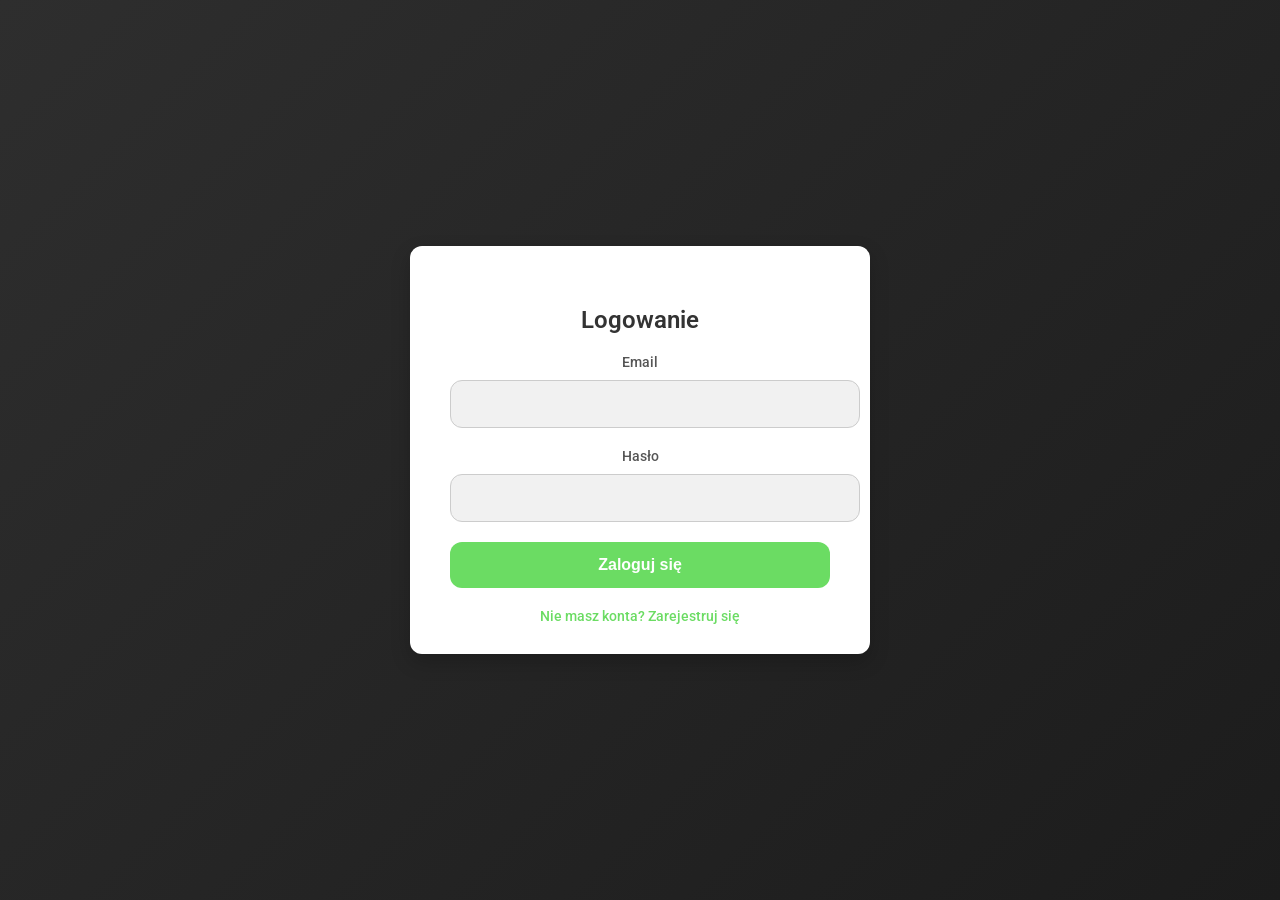
<file: login.html>
<!DOCTYPE html>
<html lang="pl">
<head>
    <meta charset="UTF-8">
    <meta name="viewport" content="width=device-width, initial-scale=1.0">
    <title>Logowanie i Rejestracja</title>
    <link href="https://fonts.googleapis.com/css2?family=Roboto:wght@400;500&display=swap" rel="stylesheet">
    <style>
:root {
    --bg: #333; /* Ciemne tło */
    --button: #6bdc63; /* Zielony */
    --text: white;
    --border-radius: 12px;
    --input-bg: #f1f1f1;
    --input-border: #ccc;
    --shadow: rgba(0, 0, 0, 0.2);
    --primary-font: 'Roboto', sans-serif;
}

body {
    font-family: var(--primary-font);
    background: linear-gradient(135deg, #2e2e2e, #1c1c1c); /* Gradient */
    display: flex;
    justify-content: center;
    align-items: center;
    height: 100vh;
    margin: 0;
    overflow: hidden;
    transition: background-color 0.3s ease;
}

.form-container {
    background-color: white;
    padding: 40px 40px 30px;
    border-radius: var(--border-radius);
    box-shadow: 0 8px 20px var(--shadow);
    width: 100%;
    max-width: 380px;
    transition: transform 0.3s ease, box-shadow 0.3s ease;
    text-align: center;
}

.form-container:hover {
    transform: translateY(-5px);
    box-shadow: 0 10px 30px rgba(0, 0, 0, 0.3);
}

h2 {
    font-size: 24px;
    color: #333;
    margin-bottom: 20px;
    font-weight: 600;
}

.input-group {
    margin-bottom: 20px;
}

.input-group input {
    width: 100%;
    padding: 14px;
    border: 1px solid var(--input-border);
    border-radius: var(--border-radius);
    background-color: var(--input-bg);
    font-size: 16px;
    transition: border-color 0.3s ease, background-color 0.3s ease;
}

.input-group input:focus {
    border-color: var(--button);
    outline: none;
    background-color: #fff;
}

.input-group label {
    display: block;
    margin-bottom: 10px;
    font-size: 14px;
    font-weight: 500;
    color: #555;
}

.btn {
    width: 100%;
    padding: 14px;
    background-color: var(--button);
    border: none;
    color: white;
    font-size: 16px;
    font-weight: 600;
    border-radius: var(--border-radius);
    cursor: pointer;
    transition: background-color 0.3s ease, transform 0.3s ease;
}

.btn:hover {
    background-color: #45a049;
    transform: translateY(-3px);
}

.btn:active {
    transform: translateY(1px);
}

.social-btn {
    width: 100%;
    padding: 14px;
    background-color: #db4437;
    border: none;
    color: white;
    font-size: 16px;
    font-weight: 600;
    border-radius: var(--border-radius);
    cursor: pointer;
    margin-top: 20px;
    transition: background-color 0.3s ease, transform 0.3s ease;
}

.social-btn:hover {
    background-color: #c1351d;
    transform: translateY(-3px);
}

.social-btn:active {
    transform: translateY(1px);
}

.toggle-links {
    margin-top: 20px;
    font-size: 14px;
}

.toggle-links a {
    color: var(--button);
    text-decoration: none;
    font-weight: 500;
}

.toggle-links a:hover {
    text-decoration: underline;
}

@media (max-width: 600px) {
    .form-container {
        padding: 30px 20px;
    }

    h2 {
        font-size: 20px;
    }

    .input-group input {
        font-size: 14px;
        padding: 12px;
    }

    .btn, .social-btn {
        padding: 12px;
        font-size: 14px;
    }
}

    </style>
</head>
<body>

    <div class="form-container" id="login-form">
        <h2>Logowanie</h2>
        <form action="login.php" method="POST">
            <div class="input-group">
                <label for="login-email">Email</label>
                <input type="email" id="login-email" name="email" required>
            </div>
            <div class="input-group">
                <label for="login-password">Hasło</label>
                <input type="password" id="login-password" name="password" required>
            </div>
            <button type="submit" class="btn">Zaloguj się</button>
        </form>
        <div class="toggle-links">
            <a href="javascript:void(0);" onclick="toggleForm()">Nie masz konta? Zarejestruj się</a>
        </div>
    </div>

    <div class="form-container" id="register-form" style="display: none;">
        <h2>Rejestracja</h2>
        <form action="register.php" method="POST">
            <div class="input-group">
                <label for="register-email">Email</label>
                <input type="email" id="register-email" name="email" required>
            </div>
            <div class="input-group">
                <label for="register-name">Imię</label>
                <input type="text" id="register-name" name="name" required>
            </div>
            <div class="input-group">
                <label for="register-password">Hasło</label>
                <input type="password" id="register-password" name="password" required>
            </div>
            <div class="input-group">
                <label for="register-confirm-password">Potwierdź hasło</label>
                <input type="password" id="register-confirm-password" name="confirm_password" required>
            </div>
            <button type="submit" class="btn">Zarejestruj się</button>
        </form>
        <div class="toggle-links">
            <a href="javascript:void(0);" onclick="toggleForm()">Masz już konto? Zaloguj się</a>
        </div>
    </div>

    <script>
        function toggleForm() {
            const loginForm = document.getElementById("login-form");
            const registerForm = document.getElementById("register-form");

            if (loginForm.style.display === "none") {
                loginForm.style.display = "block";
                registerForm.style.display = "none";
            } else {
                loginForm.style.display = "none";
                registerForm.style.display = "block";
            }
        }
    </script>

</body>
</html>
</file>
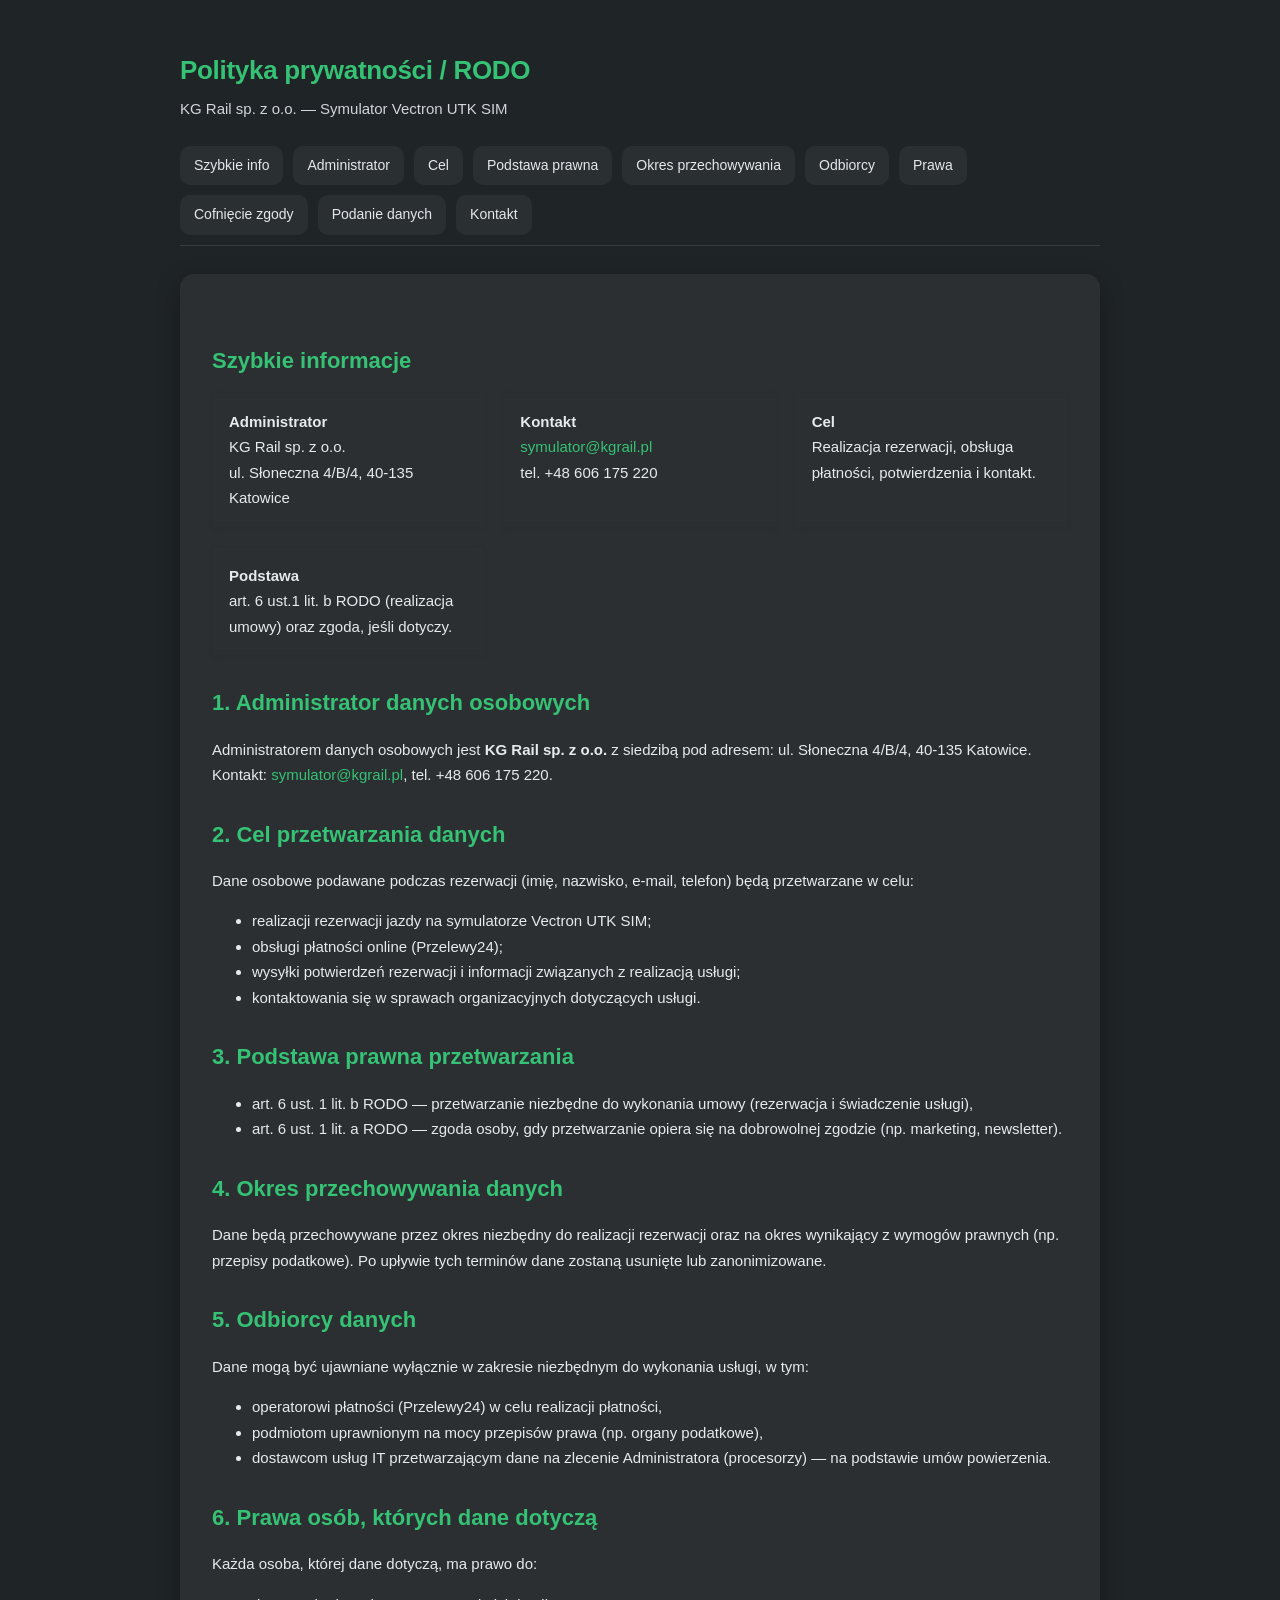
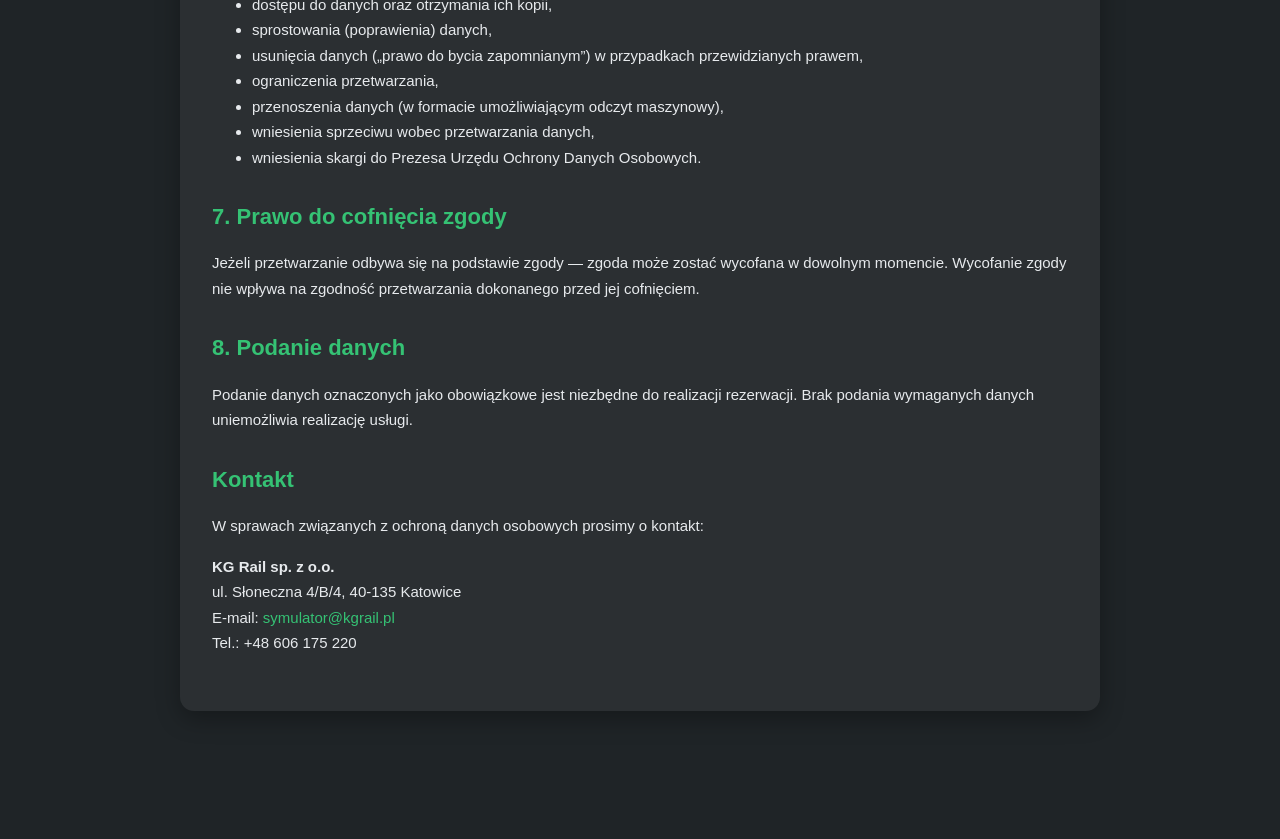
<file: Rodo.html>
<!DOCTYPE html>
<html lang="pl">
<head>
  <meta charset="utf-8" />
  <meta name="viewport" content="width=device-width,initial-scale=1" />
  <title>RODO / Polityka prywatności — KG Rail (Symulator Vectron)</title>
  <meta name="description" content="Polityka prywatności i zasady przetwarzania danych osobowych KG Rail sp. z o.o. przy rezerwacji jazdy na symulatorze Vectron UTK SIM." />
  <style>
:root {
  --bg: #1f2427;              /* ciemny grafit — eleganckie tło */
--card: #2b2f32;      /* grafitowe karty */
--text: #e7eaed;      /* jasny tekst */
--muted: #a1a5aa;
  --accent: #35c274;          /* świeży zielony akcent */
  --radius: 14px;
  --max-w: 960px;
  font-family: "Inter", "Segoe UI", Roboto, sans-serif;
  --cardbg : #262a2c;
}

* { box-sizing: border-box; }

body {
  margin: 0;
  background: var(--bg);
  color: var(--text);
  line-height: 1.7;
  -webkit-font-smoothing: antialiased;
}

.wrap {
  max-width: var(--max-w);
  margin: 48px auto;
  padding: 0 20px 80px;
}

header {
  margin-bottom: 20px;
}

h1 {
  color: var(--accent);
  font-size: 26px;
  margin: 0;
  letter-spacing: -0.3px;
}

.sub {
  color: #d1d5db;
  font-size: 15px;
  margin-top: 4px;
}

nav.toc {
  display: flex;
  flex-wrap: wrap;
  gap: 10px;
  margin: 24px 0 28px;
  padding-bottom: 10px;
  border-bottom: 1px solid rgba(255,255,255,0.1);
}

nav.toc a {
  text-decoration: none;
  color: #e5e7eb;
  background: rgba(255,255,255,0.05);
  padding: 8px 14px;
  border-radius: 10px;
  font-size: 14px;
  transition: 0.2s;
}

nav.toc a:hover {
  background: rgba(53,194,116,0.2);
  color: var(--accent);
}

.card {
  background: var(--card);
  border-radius: var(--radius);
  box-shadow: 0 8px 24px rgba(0,0,0,0.3);
  padding: 40px 32px;
  color: var(--text);
}

h2 {
  color: var(--accent);
  margin-top: 28px;
  margin-bottom: 12px;
  font-size: 22px;
}

.summary {
  display: grid;
  grid-template-columns: repeat(auto-fit, minmax(240px, 1fr));
  gap: 18px;
  margin-top: 12px;
}

.summary div {
  background: var(--cardbg)
  border-radius: 12px;
  border: 1px solid rgba(0,0,0,0.05);
  padding: 16px;
  font-size: 15px;
  box-shadow: 0 2px 6px rgba(0,0,0,0.05);
}

a {
  color: var(--accent);
  text-decoration: none;
  transition: color 0.2s;
}

a:hover {
  color: #24985c;
  text-decoration: underline;
}

p, ul {
  font-size: 15px;
  color: var(--text);
}

@media (max-width: 640px) {
  .wrap { padding: 14px; }
  h1 { font-size: 22px; }
  h2 { font-size: 18px; }
  nav.toc a { font-size: 13px; padding: 6px 10px; }
}


  </style>
</head>
<body>
  <div class="wrap" role="document">
    <header>
      <div>
        <h1>Polityka prywatności / RODO</h1>
        <div class="sub">KG Rail sp. z o.o. — Symulator Vectron UTK SIM</div>
      </div>
    </header>

    <nav class="toc" aria-label="Spis treści">
      <a href="#summary">Szybkie info</a>
      <a href="#administrator">Administrator</a>
      <a href="#cel">Cel</a>
      <a href="#podstawa">Podstawa prawna</a>
      <a href="#okres">Okres przechowywania</a>
      <a href="#odbiorcy">Odbiorcy</a>
      <a href="#prawa">Prawa</a>
      <a href="#cof">Cofnięcie zgody</a>
      <a href="#podanie">Podanie danych</a>
      <a href="#kontakt">Kontakt</a>
    </nav>

    <section class="card" id="policy">
      <h2 id="summary">Szybkie informacje</h2>
      <div class="summary" role="region" aria-label="Szybkie informacje">
        <div><strong>Administrator</strong><br>KG Rail sp. z o.o.<br>ul. Słoneczna 4/B/4, 40-135 Katowice</div>
        <div><strong>Kontakt</strong><br><a href="mailto:symulator@kgrail.pl" style="color:var(--accent)">symulator@kgrail.pl</a><br>tel. +48 606 175 220</div>
        <div><strong>Cel</strong><br>Realizacja rezerwacji, obsługa płatności, potwierdzenia i kontakt.</div>
        <div><strong>Podstawa</strong><br>art. 6 ust.1 lit. b RODO (realizacja umowy) oraz zgoda, jeśli dotyczy.</div>
      </div>

      <h2 id="administrator">1. Administrator danych osobowych</h2>
      <p>Administratorem danych osobowych jest <strong>KG Rail sp. z o.o.</strong> z siedzibą pod adresem: ul. Słoneczna 4/B/4, 40-135 Katowice. Kontakt: <a href="mailto:symulator@kgrail.pl" style="color:var(--accent)">symulator@kgrail.pl</a>, tel. +48 606 175 220.</p>

      <h2 id="cel">2. Cel przetwarzania danych</h2>
      <p>Dane osobowe podawane podczas rezerwacji (imię, nazwisko, e-mail, telefon) będą przetwarzane w celu:</p>
      <ul>
        <li>realizacji rezerwacji jazdy na symulatorze Vectron UTK SIM;</li>
        <li>obsługi płatności online (Przelewy24);</li>
        <li>wysyłki potwierdzeń rezerwacji i informacji związanych z realizacją usługi;</li>
        <li>kontaktowania się w sprawach organizacyjnych dotyczących usługi.</li>
      </ul>

      <h2 id="podstawa">3. Podstawa prawna przetwarzania</h2>
      <ul>
        <li>art. 6 ust. 1 lit. b RODO — przetwarzanie niezbędne do wykonania umowy (rezerwacja i świadczenie usługi),</li>
        <li>art. 6 ust. 1 lit. a RODO — zgoda osoby, gdy przetwarzanie opiera się na dobrowolnej zgodzie (np. marketing, newsletter).</li>
      </ul>

      <h2 id="okres">4. Okres przechowywania danych</h2>
      <p>Dane będą przechowywane przez okres niezbędny do realizacji rezerwacji oraz na okres wynikający z wymogów prawnych (np. przepisy podatkowe). Po upływie tych terminów dane zostaną usunięte lub zanonimizowane.</p>

      <h2 id="odbiorcy">5. Odbiorcy danych</h2>
      <p>Dane mogą być ujawniane wyłącznie w zakresie niezbędnym do wykonania usługi, w tym:</p>
      <ul>
        <li>operatorowi płatności (Przelewy24) w celu realizacji płatności,</li>
        <li>podmiotom uprawnionym na mocy przepisów prawa (np. organy podatkowe),</li>
        <li>dostawcom usług IT przetwarzającym dane na zlecenie Administratora (procesorzy) — na podstawie umów powierzenia.</li>
      </ul>

      <h2 id="prawa">6. Prawa osób, których dane dotyczą</h2>
      <p>Każda osoba, której dane dotyczą, ma prawo do:</p>
      <ul>
        <li>dostępu do danych oraz otrzymania ich kopii,</li>
        <li>sprostowania (poprawienia) danych,</li>
        <li>usunięcia danych („prawo do bycia zapomnianym”) w przypadkach przewidzianych prawem,</li>
        <li>ograniczenia przetwarzania,</li>
        <li>przenoszenia danych (w formacie umożliwiającym odczyt maszynowy),</li>
        <li>wniesienia sprzeciwu wobec przetwarzania danych,</li>
        <li>wniesienia skargi do Prezesa Urzędu Ochrony Danych Osobowych.</li>
      </ul>

      <h2 id="cof">7. Prawo do cofnięcia zgody</h2>
      <p>Jeżeli przetwarzanie odbywa się na podstawie zgody — zgoda może zostać wycofana w dowolnym momencie. Wycofanie zgody nie wpływa na zgodność przetwarzania dokonanego przed jej cofnięciem.</p>

      <h2 id="podanie">8. Podanie danych</h2>
      <p>Podanie danych oznaczonych jako obowiązkowe jest niezbędne do realizacji rezerwacji. Brak podania wymaganych danych uniemożliwia realizację usługi.</p>

      <h2 id="kontakt">Kontakt</h2>
      <p>W sprawach związanych z ochroną danych osobowych prosimy o kontakt:</p>
      <p><strong>KG Rail sp. z o.o.</strong><br>
      ul. Słoneczna 4/B/4, 40-135 Katowice<br>
      E-mail: <a href="mailto:symulator@kgrail.pl" style="color:var(--accent)">symulator@kgrail.pl</a><br>
      Tel.: +48 606 175 220</p>
    </section>
  </div>
</body>
</html>
</file>
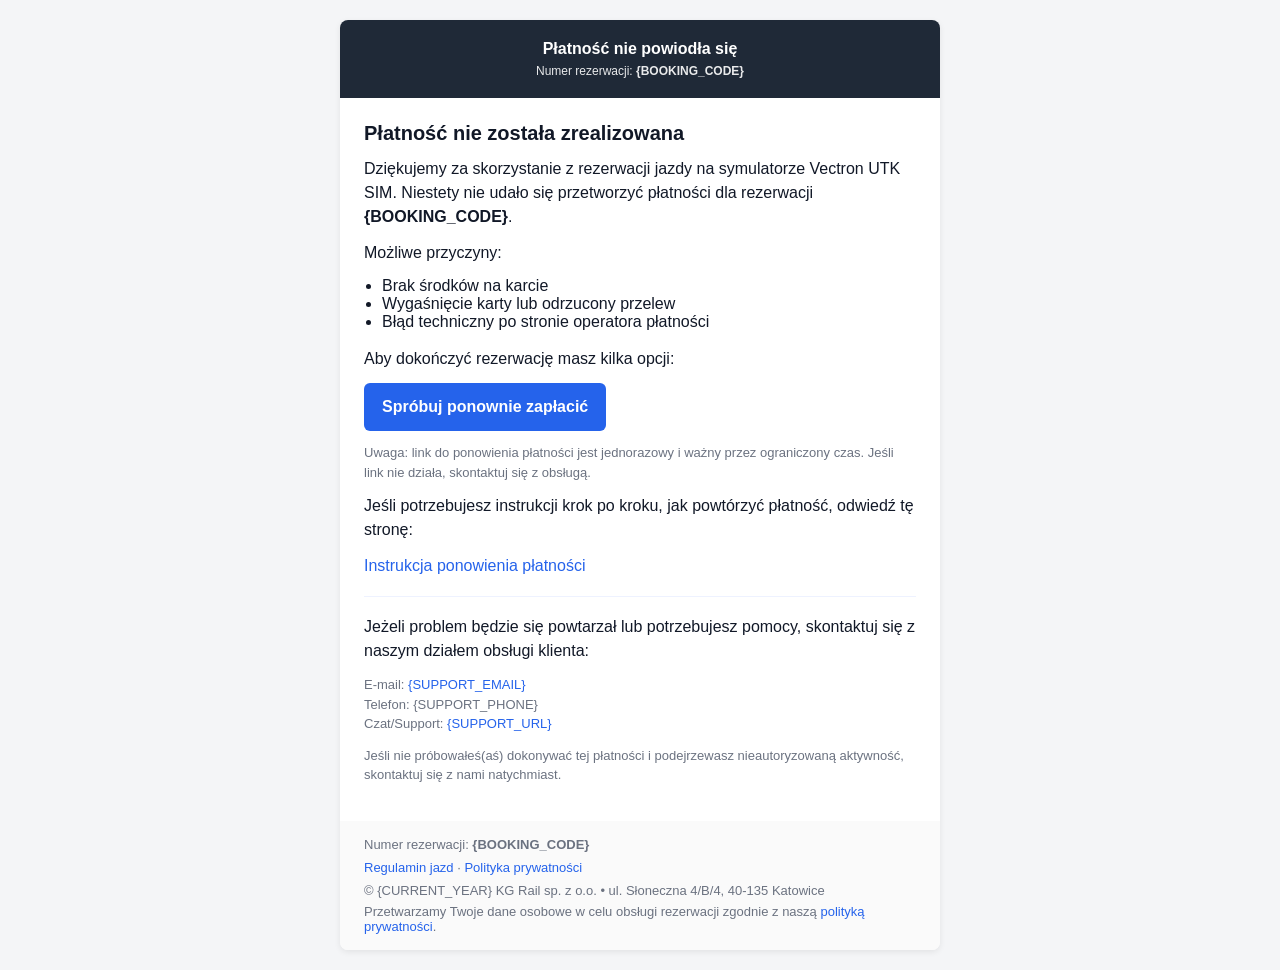
<file: templates/payment-failed.html>
<!doctype html>
<html lang="pl">
<head>
  <meta charset="utf-8" />
  <meta name="viewport" content="width=device-width,initial-scale=1" />
  <title>Płatność nie powiodła się — {BOOKING_CODE}</title>
  <style>
    /* Proste style przyjazne do maili */
    body { font-family: -apple-system, BlinkMacSystemFont, "Segoe UI", Roboto, "Helvetica Neue", Arial, sans-serif; background-color: #f4f5f7; margin: 0; padding: 20px; }
    .email-wrapper { max-width: 600px; margin: 0 auto; background: #ffffff; border-radius: 8px; overflow: hidden; box-shadow: 0 2px 6px rgba(0,0,0,0.08); }
    .header { padding: 20px; text-align: center; background: #1f2937; color: #fff; }
    .logo { max-height: 42px; display:block; margin: 0 auto 8px; }
    .content { padding: 24px; color: #111827; }
    h1 { font-size: 20px; margin: 0 0 12px; }
    p { margin: 0 0 12px; line-height: 1.5; }
    .reason-list { margin: 8px 0 16px; padding-left: 18px; }
    .button { display: inline-block; padding: 12px 18px; border-radius: 6px; text-decoration: none; font-weight: 600; }
    .btn-primary { background: #2563eb; color: #ffffff; }
    .muted { color: #6b7280; font-size: 13px; }
    .footer { padding: 16px 24px; font-size: 13px; color: #6b7280; background: #fafafa; }
    .links { margin-top:6px; }
    a.inline { color: #2563eb; text-decoration: none; }
    @media (max-width: 480px) { .content { padding: 16px; } }
  </style>
</head>
<body>
  <div class="email-wrapper" role="article" aria-label="Płatność nie powiodła się">
    <div class="header">
      <!-- Opcjonalnie wstawić logo, albo zostawić tekst -->
      <!-- <img src="{LOGO_URL}" alt="Symulator Vectron - Logo" class="logo" /> -->
      <strong>Płatność nie powiodła się</strong>
      <div style="font-size:12px; margin-top:6px; opacity:0.9;">Numer rezerwacji: <strong>{BOOKING_CODE}</strong></div>
    </div>

    <div class="content">
      <h1>Płatność nie została zrealizowana</h1>
      <p>Dziękujemy za skorzystanie z rezerwacji jazdy na symulatorze Vectron UTK SIM. Niestety nie udało się przetworzyć płatności dla rezerwacji <strong>{BOOKING_CODE}</strong>.</p>

      <p>Możliwe przyczyny:</p>
      <ul class="reason-list">
        <li>Brak środków na karcie</li>
        <li>Wygaśnięcie karty lub odrzucony przelew</li>
        <li>Błąd techniczny po stronie operatora płatności</li>
      </ul>

      <p>Aby dokończyć rezerwację masz kilka opcji:</p>
      <p>
        <a href="{RETRY_PAYMENT_URL}" class="button btn-primary" target="_blank" rel="noopener">Spróbuj ponownie zapłacić</a>
      </p>

      <p class="muted">Uwaga: link do ponowienia płatności jest jednorazowy i ważny przez ograniczony czas. Jeśli link nie działa, skontaktuj się z obsługą.</p>

      <p>Jeśli potrzebujesz instrukcji krok po kroku, jak powtórzyć płatność, odwiedź tę stronę:</p>
      <p><a href="{PAYMENT_INSTRUCTIONS_URL}" class="inline" target="_blank" rel="noopener">Instrukcja ponowienia płatności</a></p>

      <hr style="border:none;border-top:1px solid #eef2ff;margin:18px 0;" />

      <p>Jeżeli problem będzie się powtarzał lub potrzebujesz pomocy, skontaktuj się z naszym działem obsługi klienta:</p>
      <p class="muted">
        E-mail: <a href="mailto:{SUPPORT_EMAIL}" class="inline">{SUPPORT_EMAIL}</a><br/>
        Telefon: {SUPPORT_PHONE}<br/>
        Czat/Support: <a href="{SUPPORT_URL}" class="inline" target="_blank" rel="noopener">{SUPPORT_URL}</a>
      </p>

      <p class="muted">Jeśli nie próbowałeś(aś) dokonywać tej płatności i podejrzewasz nieautoryzowaną aktywność, skontaktuj się z nami natychmiast.</p>
    </div>

    <div class="footer">
      <div>Numer rezerwacji: <strong>{BOOKING_CODE}</strong></div>
      <div class="links" style="margin-top:8px;">
        <a href="{TERMS_URL}" class="inline" target="_blank" rel="noopener">Regulamin jazd</a> ·
        <a href="{PRIVACY_URL}" class="inline" target="_blank" rel="noopener">Polityka prywatności</a>
      </div>

      <div style="margin-top:8px;">© {CURRENT_YEAR} KG Rail sp. z o.o. • ul. Słoneczna 4/B/4, 40-135 Katowice</div>

      <!-- Opcjonalnie: mała linijka informująca o przetwarzaniu danych -->
      <div style="margin-top:6px;" class="muted">Przetwarzamy Twoje dane osobowe w celu obsługi rezerwacji zgodnie z naszą <a href="{PRIVACY_URL}" class="inline">polityką prywatności</a>.</div>
    </div>
  </div>
</body>
</html>
</file>
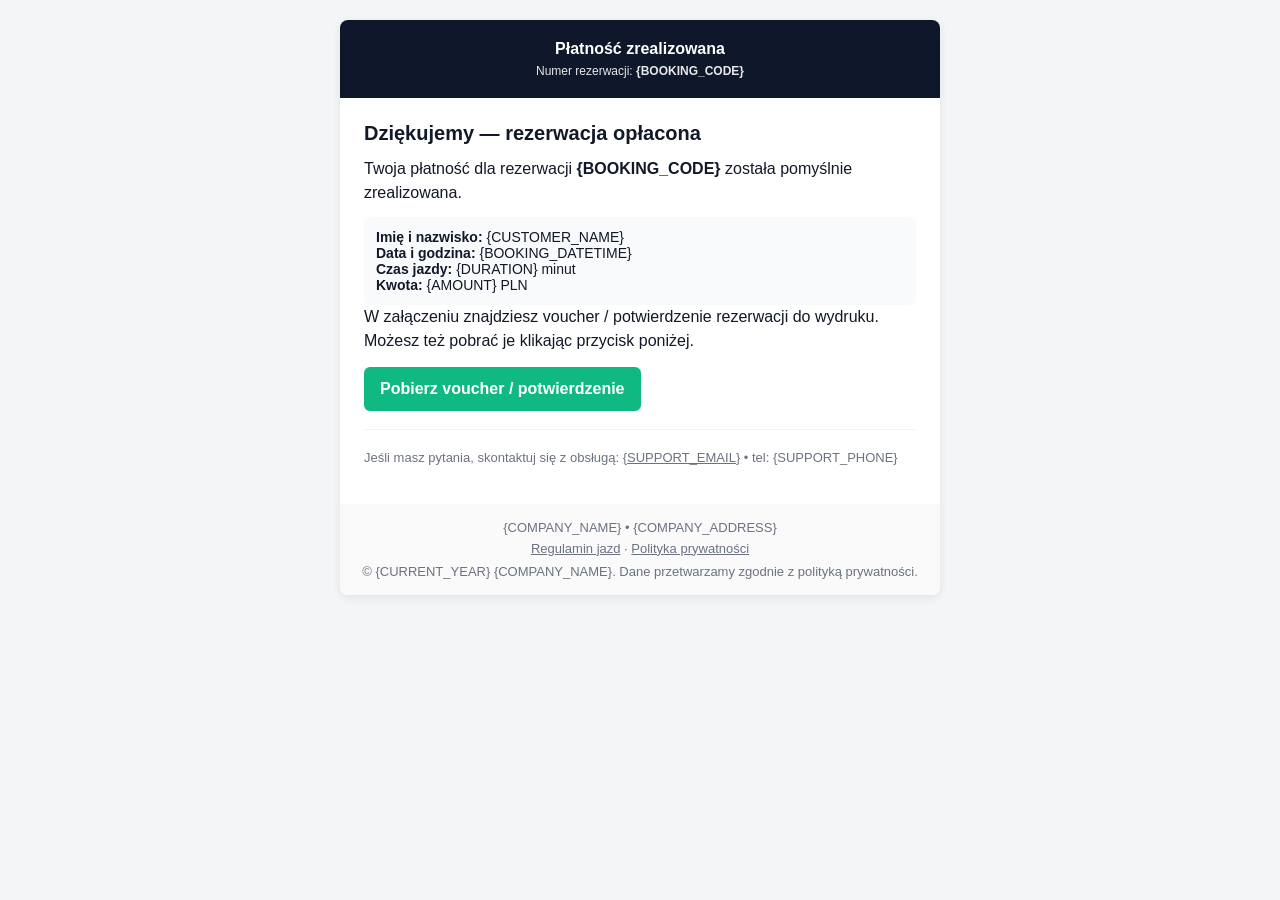
<file: templates/payment-success.html>
<!doctype html>
<html lang="pl">
<head>
  <meta charset="utf-8" />
  <meta name="viewport" content="width=device-width,initial-scale=1" />
  <title>Płatność zrealizowana — {BOOKING_CODE}</title>
  <style>
    body { font-family: -apple-system,BlinkMacSystemFont,"Segoe UI",Roboto,Arial,sans-serif; background:#f4f5f7; margin:0; padding:20px; }
    .card { max-width:600px; margin:0 auto; background:#fff; border-radius:8px; overflow:hidden; box-shadow:0 3px 10px rgba(0,0,0,0.08); }
    .header { background:#0f172a; color:#fff; padding:20px; text-align:center; }
    .content { padding:24px; color:#111827; }
    h1{ margin:0 0 12px; font-size:20px; }
    p{ margin:0 0 12px; line-height:1.5; }
    .muted{ color:#6b7280; font-size:13px; }
    .btn { display:inline-block; text-decoration:none; padding:10px 16px; border-radius:6px; background:#10b981; color:#fff; font-weight:600; }
    .details{ background:#f8fafc; padding:12px; border-radius:6px; margin-top:12px; font-size:14px; }
    .footer { padding:16px; font-size:13px; color:#6b7280; background:#fafafa; text-align:center; }
    a.inline{ color:inherit; text-decoration:underline; }
  </style>
</head>
<body>
  <div class="card" role="article" aria-label="Potwierdzenie płatności">
    <div class="header">
      <strong>Płatność zrealizowana</strong>
      <div style="font-size:12px; margin-top:6px; opacity:0.9;">Numer rezerwacji: <strong>{BOOKING_CODE}</strong></div>
    </div>

    <div class="content">
      <h1>Dziękujemy — rezerwacja opłacona</h1>
      <p>Twoja płatność dla rezerwacji <strong>{BOOKING_CODE}</strong> została pomyślnie zrealizowana.</p>

      <div class="details">
        <div><strong>Imię i nazwisko:</strong> {CUSTOMER_NAME}</div>
        <div><strong>Data i godzina:</strong> {BOOKING_DATETIME}</div>
        <div><strong>Czas jazdy:</strong> {DURATION} minut</div>
        <div><strong>Kwota:</strong> {AMOUNT} PLN</div>
      </div>

      <p>W załączeniu znajdziesz voucher / potwierdzenie rezerwacji do wydruku. Możesz też pobrać je klikając przycisk poniżej.</p>

      <p style="margin-top:14px;">
        <a href="{DOWNLOAD_VOUCHER_URL}" class="btn" target="_blank" rel="noopener">Pobierz voucher / potwierdzenie</a>
      </p>

      <hr style="border:none;border-top:1px solid #eef2ff;margin:18px 0;" />

      <p class="muted">Jeśli masz pytania, skontaktuj się z obsługą: <a href="mailto:{SUPPORT_EMAIL}" class="inline">{SUPPORT_EMAIL}</a> • tel: {SUPPORT_PHONE}</p>
    </div>

    <div class="footer">
      <div>{COMPANY_NAME} • {COMPANY_ADDRESS}</div>
      <div style="margin-top:6px;"><a href="{TERMS_URL}" class="inline" target="_blank" rel="noopener">Regulamin jazd</a> · <a href="{PRIVACY_URL}" class="inline" target="_blank" rel="noopener">Polityka prywatności</a></div>
      <div style="margin-top:8px;" class="muted">© {CURRENT_YEAR} {COMPANY_NAME}. Dane przetwarzamy zgodnie z polityką prywatności.</div>
    </div>
  </div>
</body>
</html>
</file>
